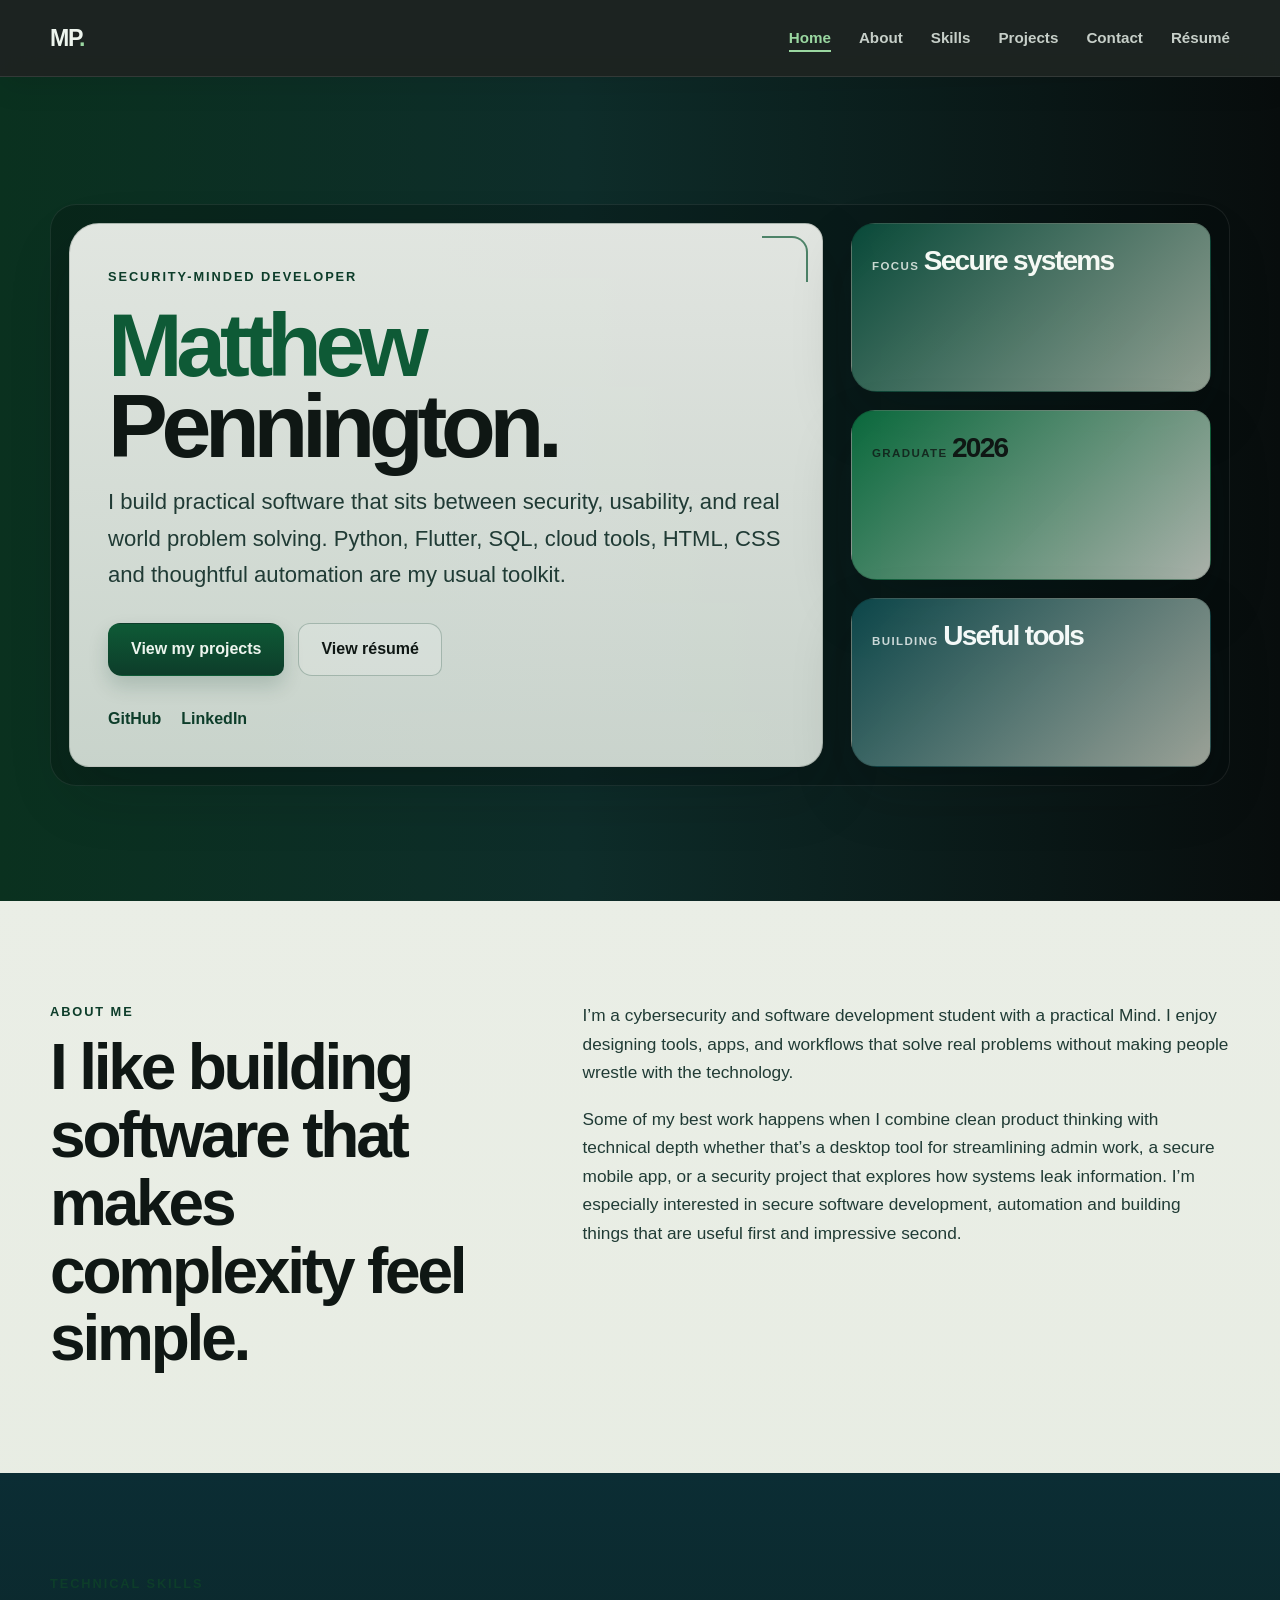
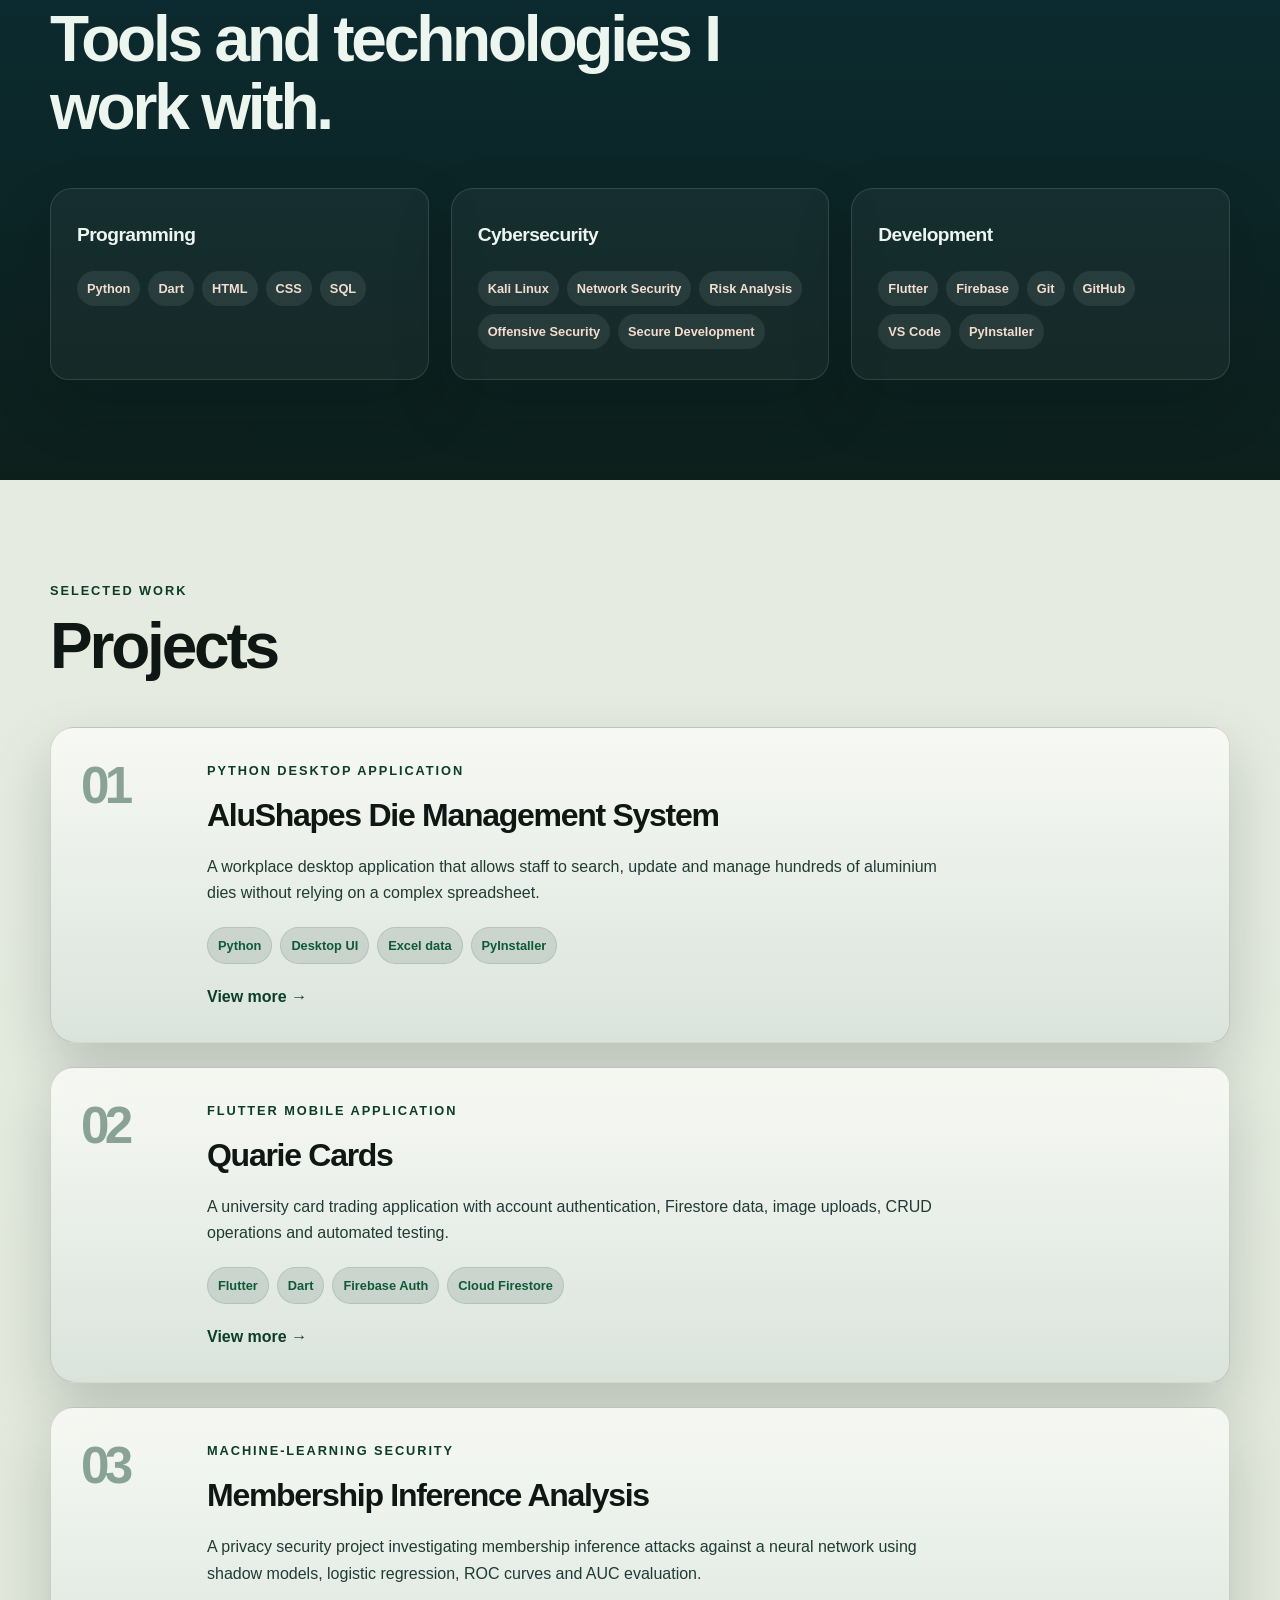
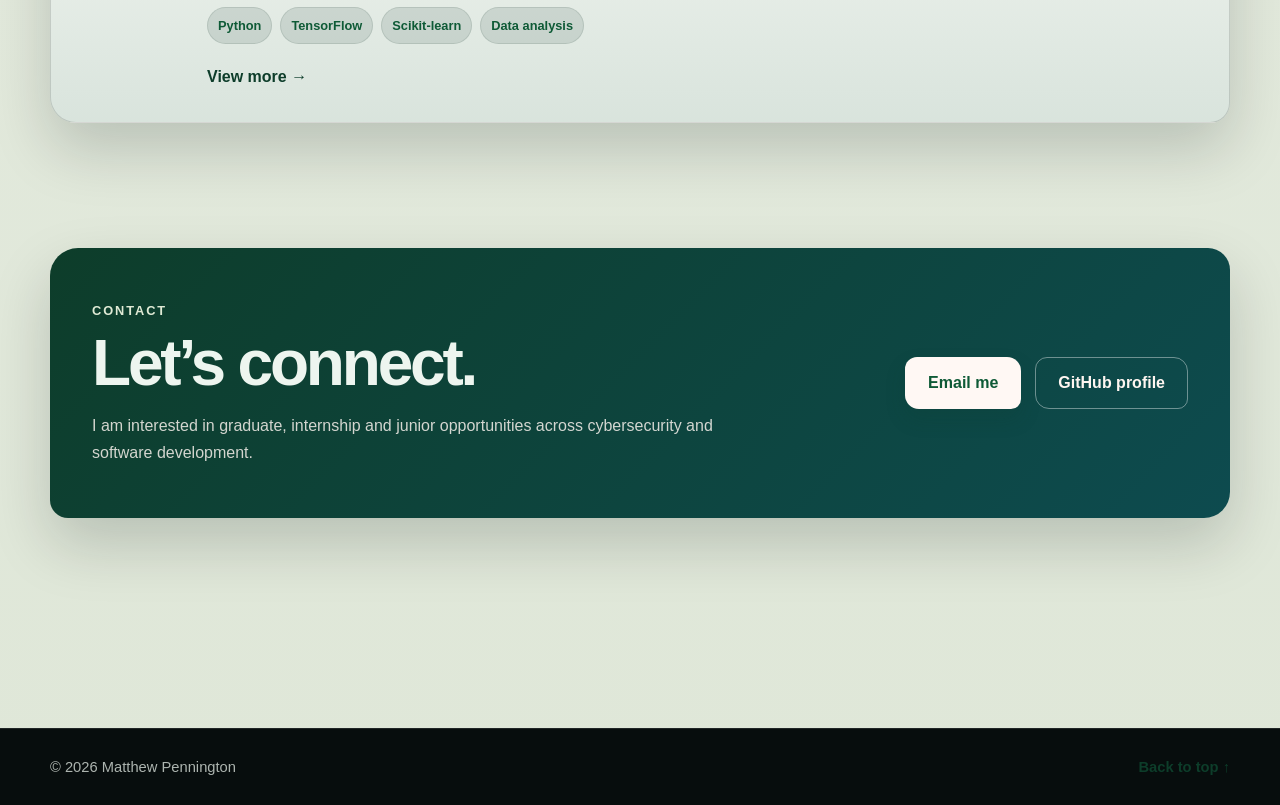
<file: index.html>
<!DOCTYPE html>
<html lang="en">

<head>
    <meta charset="UTF-8">
    <meta name="viewport"
        content="Cybersecurity portfolio of Matthew Pennington, featuring security, Python, Flutter and software development projects.">


    <meta name="Matthew Pennington Resume" content="Content bio here later">

    <title>Matthew Pennington | Cybersecurity & Software Development</title>



    <link rel="stylesheet" href="style.css">
    <script src="script.js" defer></script>

</head>

<body>
    <header class="site-header">
        <nav class="navbar container" aria-label="Main navigation">
            <a class="logo" href="#home" aria-label="Matthew Pennington home">
                MP<span>.</span>
            </a>
            <button class="menu-button" type="button" aria-label="Open navigation menu" aria-expanded="false"
                aria-controls="navigation-links">
                <span></span>
                <span></span>
                <span></span>
            </button>

            <ul class="nav-links" id="navigation-links">
                <li><a href="#home">Home</a></li>
                <li><a href="#about">About</a></li>
                <li><a href="#skills">Skills</a></li>
                <li><a href="projects.html">Projects</a></li>
                <li><a href="#contact">Contact</a></li>
                <li><a href="Matthew-Pennington-Resume.pdf" target="_blank" rel="noopener"
                        aria-label="Résumé">Résumé</a></li>
            </ul>
        </nav>
    </header>

    <main>
        <section class="hero reveal" id="home">
            <div class="container hero-shell">
                <div class="hero-content reveal">
                    <p class="eyebrow">
                        Security-minded developer
                    </p>

                    <h1>
                        <span>Matthew</span><br>
                        Pennington.
                    </h1>

                    <p class="hero-summary">
                        I build practical software that sits between security, usability, and real world problem solving.
                        Python, Flutter, SQL, cloud tools, HTML, CSS and thoughtful automation are my usual toolkit.
                    </p>

                    <div class="hero-actions">
                        <a class="button button-primary" href="projects.html">
                            View my projects
                        </a>

                        <a class="button button-secondary" href="Matthew-Pennington-Resume.pdf" target="_blank"
                            rel="noopener">
                            View résumé
                        </a>
                    </div>

                    <div class="quick-links" aria-label="Profile links">
                        <a href="https://github.com/MatthewP101" target="_blank" rel="noopener">
                            GitHub
                        </a>

                        <a href="https://linkedin.com/in/matthew-pennington-b09b14423/" target="_blank" rel="noopener"
                            aria-label="LinkedIn profile">
                            LinkedIn
                        </a>
                    </div>
                </div>

                <aside class="hero-aside reveal" aria-label="Quick profile overview">
                    <div class="mini-panel reveal">
                        <small>Focus</small>
                        <strong>Secure systems</strong>
                    </div>
                    <div class="mini-panel reveal">
                        <small>Graduate</small>
                        <strong>2026</strong>
                    </div>
                    <div class="mini-panel reveal">
                        <small>Building</small>
                        <strong>Useful tools</strong>
                    </div>
                </aside>
            </div>
        </section>
        <section class="section reveal" id="about">
            <div class="container two-column">
                <div>
                    <p class="section-label">About me</p>

                    <h2>
                        I like building software that makes complexity feel simple.
                    </h2>
                </div>

                <div class="about-copy">
                    <p>
                        I’m a cybersecurity and software development student with a practical Mind. I enjoy designing tools,
                        apps, and workflows that solve real problems without making people wrestle with the technology.
                    </p>

                    <p>
                        Some of my best work happens when I combine clean product thinking with technical depth whether that’s
                        a desktop tool for streamlining admin work, a secure mobile app, or a security project that explores how
                        systems leak information. I’m especially interested in secure software development, automation and
                        building things that are useful first and impressive second.
                    </p>
                </div>
            </div>
        </section>
        <section class="section section-alt reveal" id="skills">
            <div class="container">
                <p class="section-label">Technical skills</p>

                <h2>
                    Tools and technologies I work with.
                </h2>

                <div class="skills-grid">
                    <article class="skill-card reveal">
                        <h3>Programming</h3>

                        <ul class="tag-list">
                            <li>Python</li>
                            <li>Dart</li>
                            <li>HTML</li>
                            <li>CSS</li>
                            <li>SQL</li>
                        </ul>
                    </article>

                    <article class="skill-card reveal">
                        <h3>Cybersecurity</h3>

                        <ul class="tag-list">
                            <li>Kali Linux</li>
                            <li>Network Security</li>
                            <li>Risk Analysis</li>
                            <li>Offensive Security</li>
                            <li>Secure Development</li>
                        </ul>
                    </article>

                    <article class="skill-card reveal">
                        <h3>Development</h3>

                        <ul class="tag-list">
                            <li>Flutter</li>
                            <li>Firebase</li>
                            <li>Git</li>
                            <li>GitHub</li>
                            <li>VS Code</li>
                            <li>PyInstaller</li>
                        </ul>
                    </article>
                </div>
            </div>
        </section>

        <section class="section reveal" id="projects">
            <div class="container">
                <p class="section-label">Selected work</p>

                <h2>Projects</h2>

                <div class="projects-grid">
                    <article class="project-card reveal">
                        <div class="project-number">01</div>

                        <div class="project-content">
                            <p class="project-type">
                                Python desktop application
                            </p>

                            <h3>AluShapes Die Management System</h3>

                            <p>
                                A workplace desktop application that allows
                                staff to search, update and manage hundreds of
                                aluminium dies without relying on a complex
                                spreadsheet.
                            </p>

                            <ul class="project-tech">
                                <li>Python</li>
                                <li>Desktop UI</li>
                                <li>Excel data</li>
                                <li>PyInstaller</li>
                            </ul>

                            <a class="text-link" href="projects.html" target="_blank"
                                rel="noopener">
                                View more →
                            </a>
                        </div>
                    </article>

                    <article class="project-card reveal">
                        <div class="project-number">02</div>

                        <div class="project-content">
                            <p class="project-type">
                                Flutter mobile application
                            </p>

                            <h3>Quarie Cards</h3>

                            <p>
                                A university card trading application with
                                account authentication, Firestore data,
                                image uploads, CRUD operations and automated
                                testing.
                            </p>

                            <ul class="project-tech">
                                <li>Flutter</li>
                                <li>Dart</li>
                                <li>Firebase Auth</li>
                                <li>Cloud Firestore</li>
                            </ul>

                            <a class="text-link" href="projects.html" target="_blank" rel="noopener">
                                View more →
                            </a>
                        </div>
                    </article>

                    <article class="project-card reveal">
                        <div class="project-number">03</div>

                        <div class="project-content">
                            <p class="project-type">
                                Machine-learning security
                            </p>

                            <h3>Membership Inference Analysis</h3>

                            <p>
                                A privacy security project investigating
                                membership inference attacks against a neural
                                network using shadow models, logistic
                                regression, ROC curves and AUC evaluation.
                            </p>

                            <ul class="project-tech">
                                <li>Python</li>
                                <li>TensorFlow</li>
                                <li>Scikit-learn</li>
                                <li>Data analysis</li>
                            </ul>

                            <a class="text-link" href="projects.html" target="_blank" rel="noopener">
                                View more →
                            </a>
                        </div>
                    </article>
                </div>
            </div>
        </section>

        <section class="section contact-section reveal" id="contact">
            <div class="container contact-card reveal">
                <div>
                    <p class="section-label">Contact</p>

                    <h2>Let’s connect.</h2>

                    <p>
                        I am interested in graduate, internship and junior
                        opportunities across cybersecurity and software
                        development.
                    </p>
                </div>

                <div class="contact-actions">
                    <a class="button button-primary" href="mailto:matthew.penngton101@gmail.com">
                        Email me
                    </a>

                    <a class="button button-secondary" href="https://github.com/MatthewP101" target="_blank"
                        rel="noopener">
                        GitHub profile
                    </a>
                </div>
            </div>
        </section>
    </main>
    <footer class="site-footer">
        <div class="container footer-content">
            <p>
                © <span id="current-year"></span> Matthew Pennington
            </p>

            <a href="#home">Back to top ↑</a>
        </div>
    </footer>
</body>

</html>
</file>
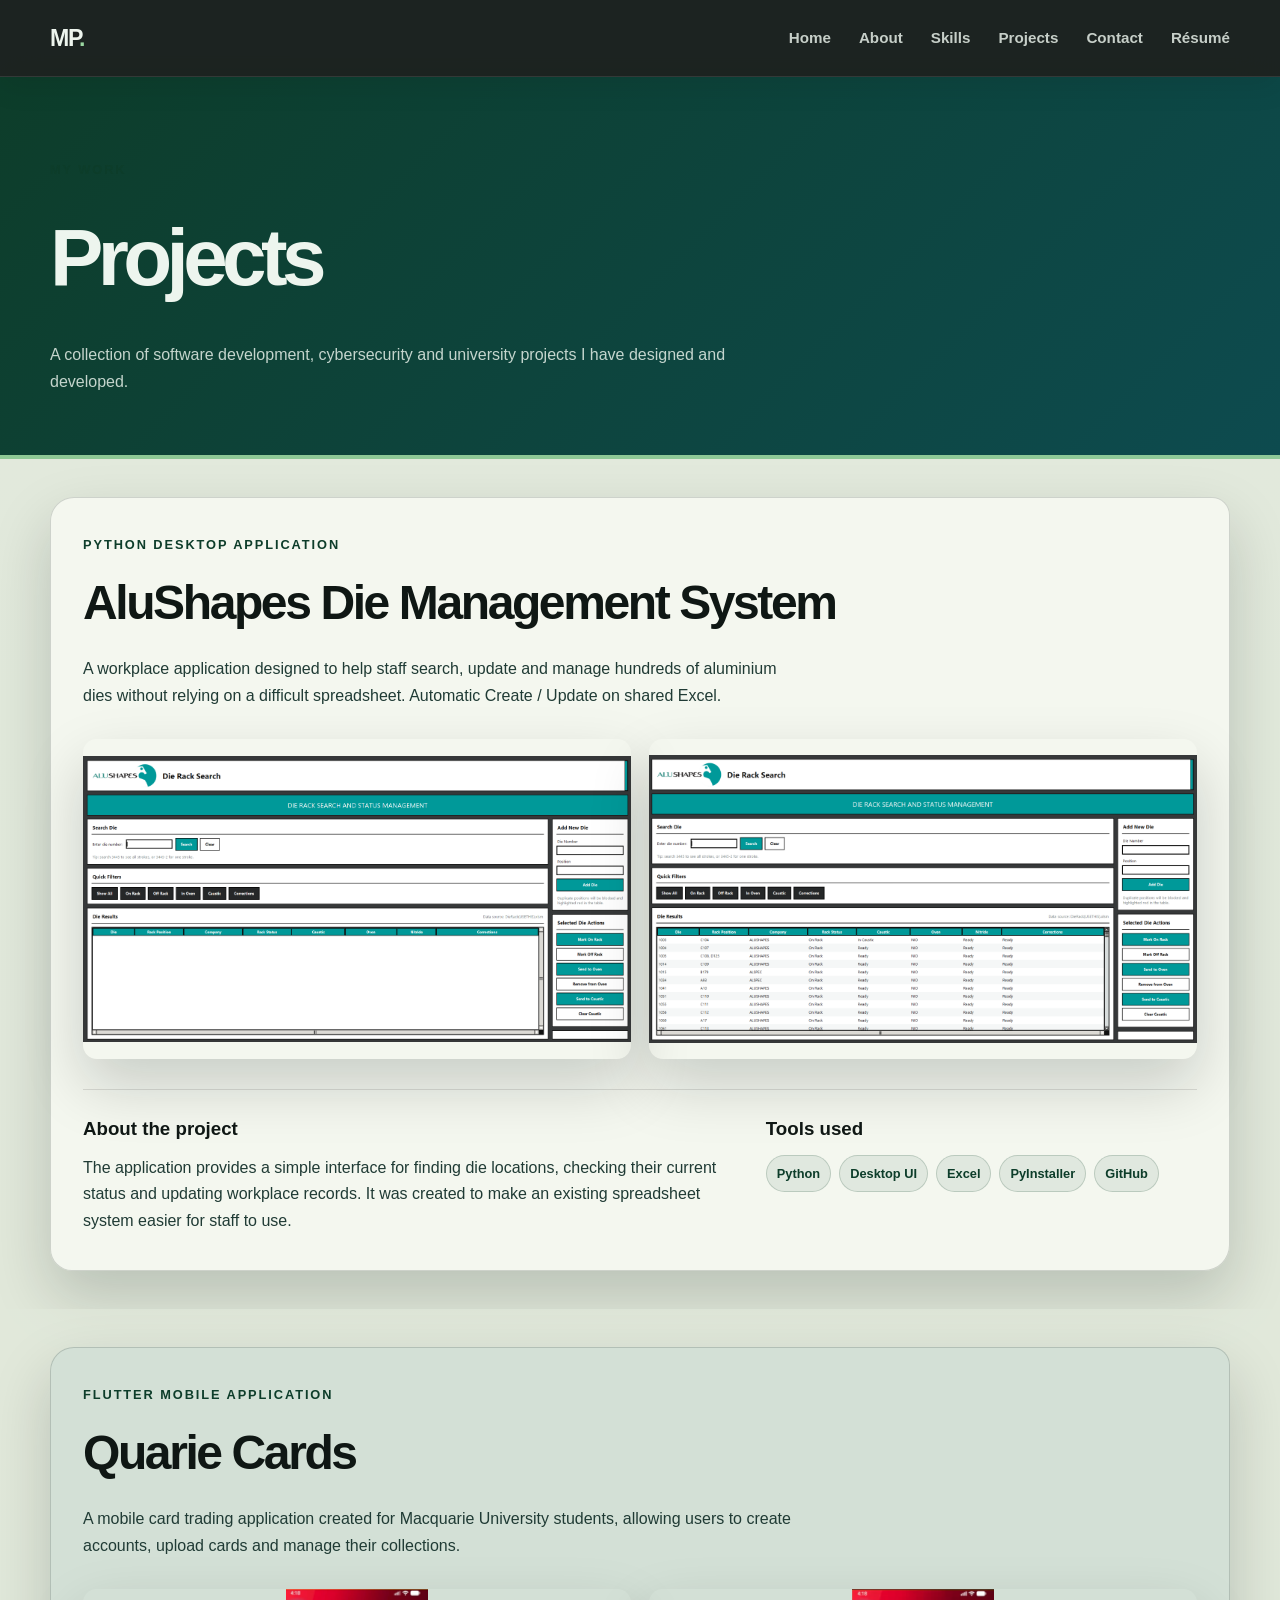
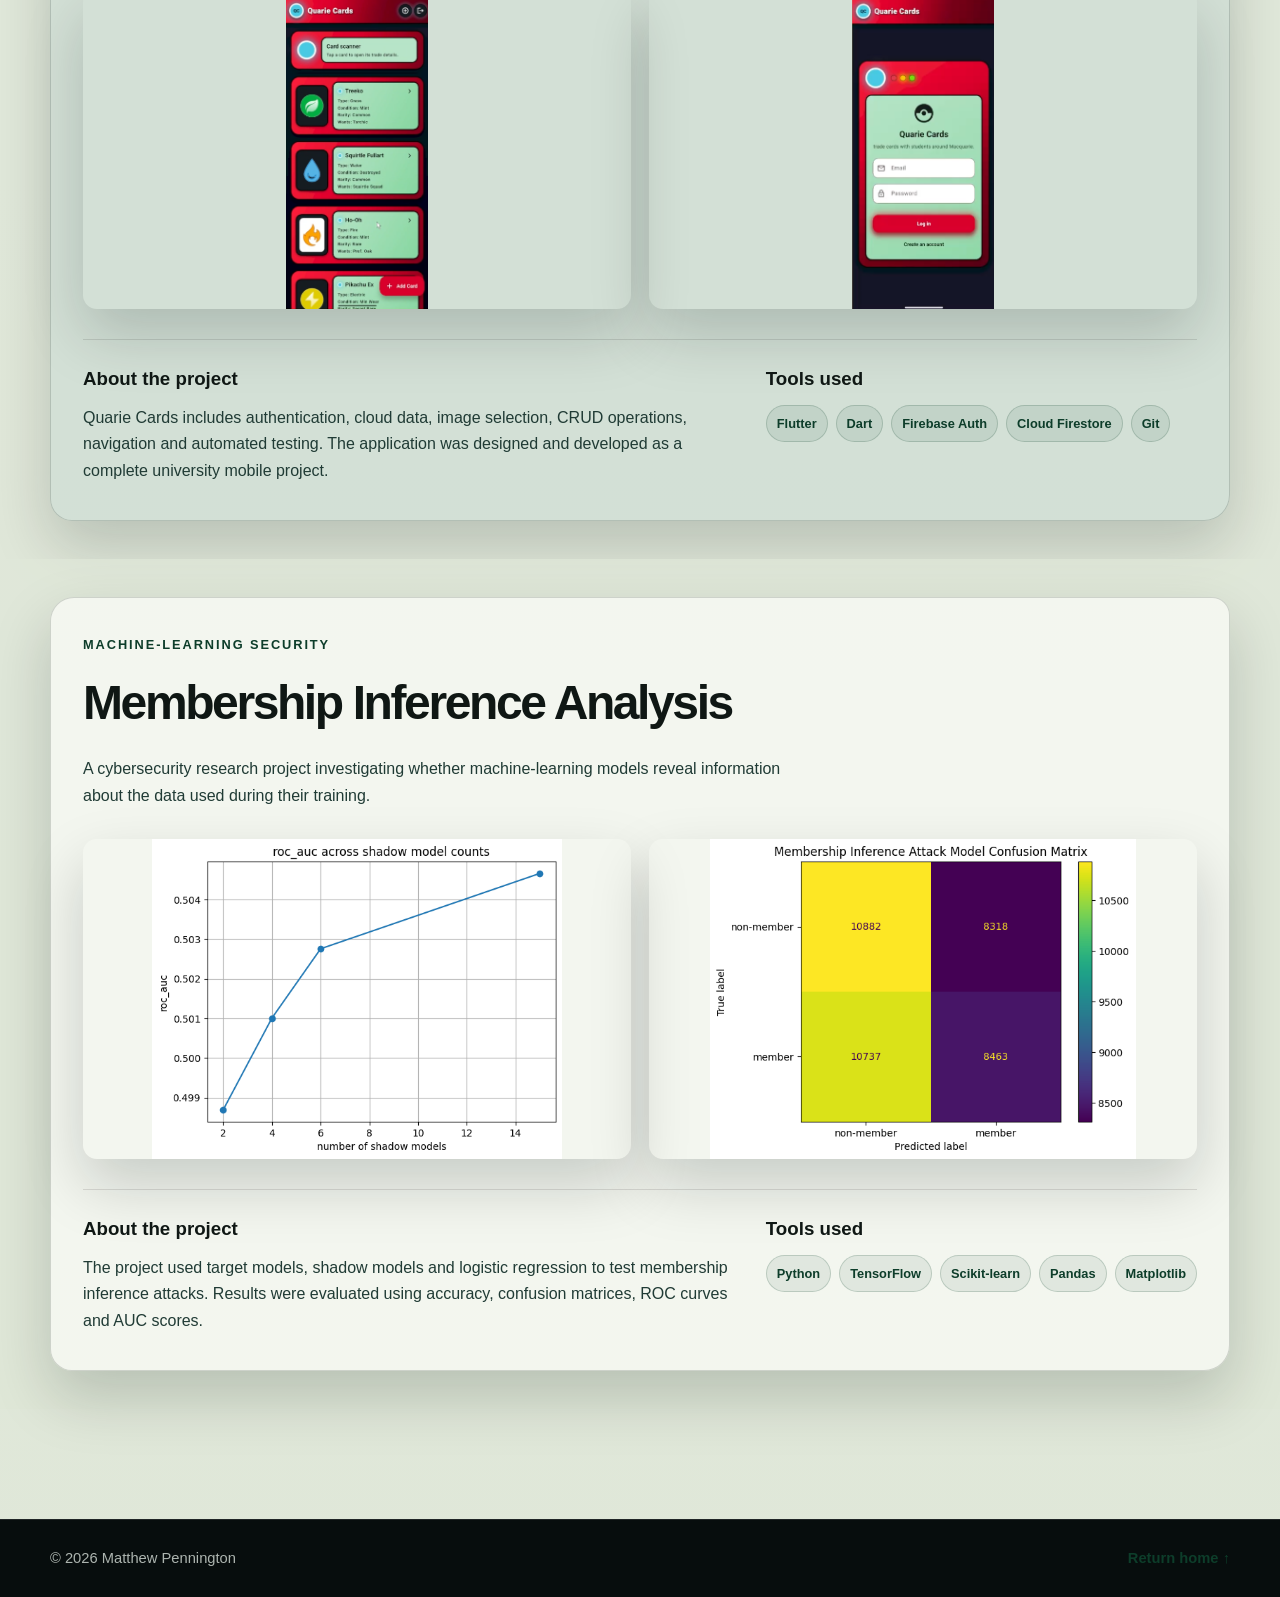
<file: projects.html>
<!DOCTYPE html>
<html lang="en">

<head>
    <meta charset="UTF-8">

    <meta
        name="viewport"
        content="width=device-width, initial-scale=1.0"
    >

    <meta
        name="description"
        content="Software development and cybersecurity projects by Matthew Pennington."
    >

    <title>Projects | Matthew Pennington</title>

    <link rel="stylesheet" href="style.css">
    <script src="script.js" defer></script>
</head>

<body>
    <header class="site-header">
        <nav class="navbar container" aria-label="Main navigation">
            <a class="logo" href="index.html">
                MP<span>.</span>
            </a>

            <button
                class="menu-button"
                type="button"
                aria-label="Open navigation menu"
                aria-expanded="false"
                aria-controls="navigation-links"
            >
                <span></span>
                <span></span>
                <span></span>
            </button>

            <ul class="nav-links" id="navigation-links">
                <li><a href="index.html">Home</a></li>
                <li><a href="index.html#about">About</a></li>
                <li><a href="index.html#skills">Skills</a></li>
                <li><a href="projects.html">Projects</a></li>
                <li><a href="index.html#contact">Contact</a></li>
                <li>
                    <a
                        href="Matthew-Pennington-Resume.pdf"
                        target="_blank"
                        rel="noopener"
                    >
                        Résumé
                    </a>
                </li>
            </ul>
        </nav>
    </header>

   <main>
    <section class="projects-page-header">
        <div class="container">
            <p class="section-label">My work</p>
            <h1>Projects</h1>

            <p class="projects-introduction">
                A collection of software development, cybersecurity and
                university projects I have designed and developed.
            </p>
        </div>
    </section>

    <section class="project-detail">
        <div class="container">
            <div class="project-detail-heading">
                <p class="project-type">Python desktop application</p>
                <h2>AluShapes Die Management System</h2>

                <p>
                    A workplace application designed to help staff search,
                    update and manage hundreds of aluminium dies without
                    relying on a difficult spreadsheet. Automatic Create / Update on shared Excel.
                </p>
            </div>

            <div class="project-images">
                <img src="assets/images/Screenshot 2026-08-16 105906.png" alt="AluShapes main interface" class="project-image">

                <img src="assets/images/Screenshot 2026-08-16 110605.png" alt="AluShapes die results" class="project-image">
            </div>

            <div class="project-information">
                <div>
                    <h3>About the project</h3>

                    <p>
                        The application provides a simple interface for finding
                        die locations, checking their current status and
                        updating workplace records. It was created to make an
                        existing spreadsheet system easier for staff to use.
                    </p>
                </div>

                <div>
                    <h3>Tools used</h3>

                    <ul class="project-tech">
                        <li>Python</li>
                        <li>Desktop UI</li>
                        <li>Excel</li>
                        <li>PyInstaller</li>
                        <li>GitHub</li>
                    </ul>
                </div>
            </div>
        </div>
    </section>

    <section class="project-detail project-detail-alt">
        <div class="container">
            <div class="project-detail-heading">
                <p class="project-type">Flutter mobile application</p>
                <h2>Quarie Cards</h2>

                <p>
                    A mobile card trading application created for Macquarie
                    University students, allowing users to create accounts,
                    upload cards and manage their collections.
                </p>
            </div>

            <div class="project-images">
                <img src="assets/images/Screenshot 2026-08-16 110751.png" alt="Quarie Cards - collection list" class="project-image">

                <img src="assets/images/Screenshot 2026-08-16 110712.png" alt="Quarie Cards - add card form" class="project-image">
            </div>

            <div class="project-information">
                <div>
                    <h3>About the project</h3>

                    <p>
                        Quarie Cards includes authentication, cloud data,
                        image selection, CRUD operations, navigation and
                        automated testing. The application was designed and
                        developed as a complete university mobile project.
                    </p>
                </div>

                <div>
                    <h3>Tools used</h3>

                    <ul class="project-tech">
                        <li>Flutter</li>
                        <li>Dart</li>
                        <li>Firebase Auth</li>
                        <li>Cloud Firestore</li>
                        <li>Git</li>
                    </ul>
                </div>
            </div>
        </div>
    </section>

    <section class="project-detail">
        <div class="container">
            <div class="project-detail-heading">
                <p class="project-type">Machine-learning security</p>
                <h2>Membership Inference Analysis</h2>

                <p>
                    A cybersecurity research project investigating whether
                    machine-learning models reveal information about the data
                    used during their training.
                </p>
            </div>

            <div class="project-images">
                <img src="assets/images/download (2).png" alt="ROC AUC across shadow model counts" class="project-image">

                <img src="assets/images/download (1).png" alt="Membership inference confusion matrix" class="project-image">
            </div>

            <div class="project-information">
                <div>
                    <h3>About the project</h3>

                    <p>
                        The project used target models, shadow models and
                        logistic regression to test membership inference
                        attacks. Results were evaluated using accuracy,
                        confusion matrices, ROC curves and AUC scores.
                    </p>
                </div>

                <div>
                    <h3>Tools used</h3>

                    <ul class="project-tech">
                        <li>Python</li>
                        <li>TensorFlow</li>
                        <li>Scikit-learn</li>
                        <li>Pandas</li>
                        <li>Matplotlib</li>
                    </ul>
                </div>
            </div>
        </div>
    </section>
</main>

    <footer class="site-footer">
        <div class="container footer-content">
            <p>
                © <span id="current-year"></span> Matthew Pennington
            </p>

            <a href="index.html">Return home ↑</a>
        </div>
    </footer>
</body>

</html>
</file>
<file: style.css>
:root {
    --bg: #dfe7d8;
    --paper: #f3efe7;
    --paper-strong: #e7e5dd;
    --ink: #0f1714;
    --ink-soft: #203b35;
    --panel: #d9e5d0;
    --panel-alt: #c8d9ce;
    --panel-warm: #d7dbcf;
    --highlight: #d5d8d0;
    --highlight-strong: #f3f5ef;
    --forest: #0e5a36;
    --forest-mid: #0b7d46;
    --forest-deep: #0d3d2a;
    --teal: #0d4b4f;
    --teal-deep: #0b2d34;
    --shadow: 0 26px 60px rgba(8, 16, 14, 0.18);
    --line: rgba(9, 19, 17, 0.16);
    --max-width: 1180px;
}

* {
    box-sizing: border-box;
    margin: 0;
    padding: 0;
}

html {
    scroll-behavior: smooth;
    scroll-padding-top: 100px;
}

body {
    background:
        linear-gradient(180deg, #edf0ea 0%, var(--bg) 100%);
    color: var(--ink);
    font-family: Inter, "Segoe UI", sans-serif;
    line-height: 1.65;
    overflow-x: hidden;
}

section[id],
footer {
    scroll-margin-top: 100px;
}

a {
    color: inherit;
    text-decoration: none;
}

button,
a {
    -webkit-tap-highlight-color: transparent;
}

ul {
    list-style: none;
}

img {
    max-width: 100%;
    display: block;
}

.container {
    width: min(calc(100% - 40px), var(--max-width));
    margin-inline: auto;
}

.site-header {
    position: sticky;
    top: 0;
    z-index: 1000;
    background: rgba(10, 18, 16, 0.92);
    backdrop-filter: blur(18px);
    border-bottom: 1px solid rgba(255, 255, 255, 0.1);
    box-shadow: 0 10px 30px rgba(10, 18, 16, 0.08);
}

.navbar {
    min-height: 76px;
    display: flex;
    align-items: center;
    justify-content: space-between;
}

.logo {
    color: #edf5ee;
    font-size: 1.45rem;
    font-weight: 900;
    letter-spacing: -0.06em;
}

.logo span {
    color: #9ad7a1;
}

.nav-links {
    display: flex;
    align-items: center;
    gap: 28px;
}

.nav-links a {
    color: rgba(237, 245, 238, 0.82);
    font-size: 0.95rem;
    font-weight: 700;
    position: relative;
    transition: color 160ms ease, transform 160ms ease;
}

.nav-links a::after {
    content: "";
    position: absolute;
    left: 0;
    bottom: -6px;
    width: 100%;
    height: 2px;
    background: currentColor;
    transform: scaleX(0);
    transform-origin: left;
    transition: transform 180ms ease;
}

.nav-links a:hover::after,
.nav-links a:focus-visible::after,
.nav-links a.active::after {
    transform: scaleX(1);
}

.nav-links a:hover,
.nav-links a:focus-visible,
.nav-links a.active {
    color: #9ad7a1;
}

.menu-button {
    display: none;
    width: 44px;
    height: 44px;
    background: transparent;
    border: 0;
    cursor: pointer;
    transition: transform 180ms ease;
}

.menu-button span {
    display: block;
    width: 24px;
    height: 2px;
    margin: 5px auto;
    background: #fff5ee;
    border-radius: 999px;
    transition: transform 180ms ease, opacity 180ms ease;
}

.menu-button.is-open {
    transform: rotate(90deg);
}

.menu-button.is-open span:nth-child(1) {
    transform: translateY(7px) rotate(45deg);
}

.menu-button.is-open span:nth-child(2) {
    opacity: 0;
}

.menu-button.is-open span:nth-child(3) {
    transform: translateY(-7px) rotate(-45deg);
}

.hero {
    min-height: calc(100vh - 76px);
    display: grid;
    align-items: center;
    padding: 42px 0 30px;
    background: linear-gradient(90deg, #0a311f 0%, #0e2d2a 45%, #080d0d 100%);
}

.hero-shell {
    display: grid;
    grid-template-columns: minmax(0, 1.5fr) minmax(260px, 360px);
    gap: 28px;
    align-items: stretch;
    padding: 18px;
    background: rgba(7, 13, 13, 0.26);
    border-radius: 26px;
    border: 1px solid rgba(255, 255, 255, 0.08);
}

.hero-content,
.hero-aside .mini-panel,
.project-card,
.skill-card,
.contact-card {
    box-shadow: var(--shadow);
}

.hero-content {
    position: relative;
    padding: 42px 38px 34px;
    background: linear-gradient(180deg, rgba(244, 246, 241, 0.92), rgba(222, 231, 223, 0.9));
    border: 1px solid var(--line);
    border-radius: 30px 18px 24px 20px;
    transform: rotate(-0.8deg);
}

.hero-content::before {
    content: "";
    position: absolute;
    inset: 12px 14px auto auto;
    width: 44px;
    height: 44px;
    border-top: 2px solid rgba(15, 90, 54, 0.7);
    border-right: 2px solid rgba(15, 90, 54, 0.7);
    border-radius: 0 16px 0 0;
}

.eyebrow,
.section-label,
.project-type {
    color: var(--forest-deep);
    font-size: 0.8rem;
    font-weight: 900;
    letter-spacing: 0.15em;
    text-transform: uppercase;
}

.hero h1 {
    max-width: 720px;
    margin-top: 18px;
    font-size: clamp(3.05rem, 7vw, 6.3rem);
    line-height: 0.9;
    letter-spacing: -0.07em;
}

.hero h1 span {
    display: inline-block;
    color: var(--forest);
}

.hero-summary {
    max-width: 680px;
    margin-top: 18px;
    color: var(--ink-soft);
    font-size: clamp(1.05rem, 1.8vw, 1.38rem);
}

.hero-actions,
.contact-actions {
    display: flex;
    flex-wrap: wrap;
    gap: 14px;
    margin-top: 30px;
}

.button {
    min-height: 50px;
    display: inline-flex;
    align-items: center;
    justify-content: center;
    padding: 12px 22px;
    border: 1px solid transparent;
    border-radius: 12px 14px 10px 14px;
    font-weight: 800;
    position: relative;
    overflow: hidden;
    transition: transform 160ms ease, box-shadow 160ms ease, background 160ms ease;
}

.button::before {
    content: "";
    position: absolute;
    inset: 0;
    background: linear-gradient(120deg, transparent 0%, rgba(255, 255, 255, 0.22) 45%, transparent 100%);
    transform: translateX(-110%);
    transition: transform 260ms ease;
}

.button:hover::before,
.button:focus-visible::before {
    transform: translateX(110%);
}

.button:hover {
    transform: translateY(-2px);
}

.button-primary {
    background: linear-gradient(180deg, var(--forest) 0%, var(--forest-deep) 100%);
    color: #edf5ee;
    box-shadow: 0 10px 20px rgba(11, 61, 42, 0.18);
}

.button-primary:hover,
.button-primary:focus-visible {
    background: linear-gradient(180deg, var(--forest-mid) 0%, var(--forest) 100%);
}

.button-secondary {
    background: rgba(255, 255, 255, 0.18);
    border-color: rgba(11, 61, 42, 0.25);
}

.button-secondary:hover,
.button-secondary:focus-visible {
    border-color: rgba(11, 61, 42, 0.45);
}

.quick-links {
    display: flex;
    flex-wrap: wrap;
    gap: 20px;
    margin-top: 30px;
}

.quick-links a,
.text-link,
.site-footer a {
    color: var(--forest-deep);
    font-weight: 800;
}

.quick-links a:hover,
.text-link:hover,
.site-footer a:hover {
    text-decoration: underline;
    text-underline-offset: 5px;
}

.hero-aside {
    display: grid;
    gap: 18px;
}

.mini-panel {
    padding: 22px 20px;
    background: rgba(255, 255, 255, 0.32);
    border: 1px solid var(--line);
    border-radius: 24px 18px 20px 26px;
    min-height: 120px;
}

.mini-panel:nth-child(1) {
    background: linear-gradient(135deg, rgba(9, 79, 61, 0.9), rgba(198, 214, 196, 0.72));
    color: #f5f9f4;
    transform: rotate(1.2deg);
}

.mini-panel:nth-child(2) {
    background: linear-gradient(135deg, rgba(11, 125, 70, 0.8), rgba(234, 240, 230, 0.72));
    transform: rotate(-1deg);
}

.mini-panel:nth-child(3) {
    background: linear-gradient(135deg, rgba(13, 75, 79, 0.9), rgba(218, 224, 209, 0.7));
    color: #f4f9f8;
    transform: rotate(1.5deg);
}

.mini-panel small {
    display: inline-block;
    margin-bottom: 8px;
    color: inherit;
    opacity: 0.8;
    font-weight: 900;
    letter-spacing: 0.12em;
    text-transform: uppercase;
    font-size: 0.72rem;
}

.mini-panel strong {
    font-size: 1.75rem;
    line-height: 1.05;
    letter-spacing: -0.06em;
}

.section {
    padding-block: 100px;
}

.section h2 {
    max-width: 760px;
    margin-top: 12px;
    font-size: clamp(2.2rem, 5vw, 4rem);
    line-height: 1.06;
    letter-spacing: -0.05em;
}

.two-column {
    display: grid;
    grid-template-columns: 0.85fr 1.15fr;
    gap: 54px;
    align-items: start;
}

.about-copy {
    color: var(--ink-soft);
    font-size: 1.08rem;
}

.about-copy p + p {
    margin-top: 18px;
}

.section-alt {
    background: linear-gradient(180deg, #0b2d34 0%, #0d1f1b 100%);
    color: #edf5ef;
}

.skills-grid {
    display: grid;
    grid-template-columns: repeat(3, minmax(0, 1fr));
    gap: 22px;
    margin-top: 46px;
}

.skill-card {
    padding: 30px 26px;
    border: 1px solid rgba(255, 255, 255, 0.12);
    border-radius: 22px 16px 20px 18px;
    background: rgba(243, 245, 239, 0.04);
}

.skill-card:nth-child(2) {
    transform: rotate(0.6deg);
}

.skill-card:nth-child(3) {
    transform: rotate(-0.6deg);
}

.skill-card h3 {
    margin-bottom: 20px;
    font-size: 1.2rem;
    letter-spacing: -0.03em;
}

.tag-list {
    display: flex;
    flex-wrap: wrap;
    gap: 8px;
}

.tag-list li,
.project-tech li {
    padding: 7px 10px;
    border-radius: 999px;
    font-size: 0.8rem;
    font-weight: 800;
}

.tag-list li {
    background: rgba(255, 255, 255, 0.08);
    color: #f3ddd1;
}

.projects-grid {
    display: grid;
    gap: 24px;
    margin-top: 46px;
}

.project-card {
    display: grid;
    grid-template-columns: 100px 1fr;
    gap: 26px;
    padding: 32px 30px;
    background: linear-gradient(180deg, rgba(249, 250, 246, 0.9), rgba(216, 227, 220, 0.9));
    border: 1px solid rgba(10, 18, 16, 0.14);
    border-radius: 24px 18px 20px 26px;
    transition: transform 180ms ease, box-shadow 180ms ease;
}

.project-card:nth-child(1) {
    transform: rotate(-0.4deg);
}

.project-card:nth-child(2) {
    transform: rotate(0.5deg);
}

.project-card:nth-child(3) {
    transform: rotate(-0.3deg);
}

.project-card:hover {
    transform: translateY(-4px);
    box-shadow: 0 16px 28px rgba(8, 16, 14, 0.12);
}

.project-number {
    color: rgba(11, 61, 42, 0.45);
    font-size: 3.2rem;
    font-weight: 900;
    line-height: 1;
    letter-spacing: -0.09em;
}

.project-content h3 {
    margin-top: 8px;
    font-size: clamp(1.5rem, 2.5vw, 2rem);
    letter-spacing: -0.04em;
}

.project-content > p:not(.project-type) {
    max-width: 760px;
    margin-top: 12px;
    color: var(--ink-soft);
}

.project-tech {
    display: flex;
    flex-wrap: wrap;
    gap: 8px;
    margin-block: 20px;
}

.project-tech li {
    background: rgba(30, 61, 50, 0.12);
    color: var(--forest);
    border: 1px solid rgba(30, 61, 50, 0.12);
}

.contact-section {
    padding-top: 25px;
}

.contact-card {
    display: grid;
    grid-template-columns: 1.2fr 0.8fr;
    gap: 42px;
    align-items: center;
    padding: 52px 42px;
    background: linear-gradient(135deg, var(--forest-deep) 0%, var(--teal) 100%);
    color: #edf5ef;
    border-radius: 28px 22px 26px 18px;
}

.contact-card .section-label {
    color: #dfead5;
}

.contact-card h2 {
    margin-top: 8px;
}

.contact-card p:not(.section-label) {
    max-width: 640px;
    margin-top: 16px;
    color: rgba(255, 246, 241, 0.82);
}

.contact-card .button-primary {
    background: #fff8f4;
    color: var(--forest);
}

.contact-card .button-primary:hover,
.contact-card .button-primary:focus-visible {
    background: #f5ede7;
}

.contact-card .button-secondary {
    color: #fff6f1;
    background: transparent;
    border-color: rgba(255, 255, 255, 0.4);
}

.contact-card .button-secondary::before {
    background: linear-gradient(120deg, transparent 0%, rgba(255, 255, 255, 0.18) 45%, transparent 100%);
}

.contact-actions {
    justify-content: flex-end;
    margin-top: 0;
}

.site-footer {
    margin-top: 110px;
    padding-block: 26px;
    background: #070d0d;
    border-top: 1px solid rgba(255, 255, 255, 0.1);
}

.footer-content {
    display: flex;
    justify-content: space-between;
    gap: 20px;
    color: rgba(237, 245, 239, 0.72);
    font-size: 0.92rem;
}

:focus-visible {
    outline: 3px solid rgba(20, 109, 71, 0.5);
    outline-offset: 4px;
}

.projects-page-header {
    padding: 82px 0 60px;
    background: linear-gradient(135deg, var(--forest-deep) 0%, var(--teal) 100%);
    color: #edf5ee;
    border-bottom: 4px solid rgba(157, 215, 161, 0.9);
}

.projects-page-header h1 {
    margin-top: 12px;
    font-size: clamp(2.8rem, 7vw, 5rem);
    letter-spacing: -0.07em;
}

.projects-introduction {
    max-width: 680px;
    margin-top: 18px;
    color: rgba(237, 245, 238, 0.82);
}

.project-detail,
.project-detail-alt {
    padding: 38px 0;
    background: rgba(223, 231, 216, 0.7);
}

.project-detail > .container,
.project-detail-alt > .container {
    padding: 36px 32px;
    background: rgba(246, 249, 242, 0.88);
    border: 1px solid var(--line);
    border-radius: 24px 18px 26px 22px;
    box-shadow: var(--shadow);
}

.project-detail-alt > .container {
    background: rgba(209, 223, 213, 0.85);
}

.project-detail-heading h2 {
    margin-top: 8px;
    font-size: clamp(2rem, 5vw, 3rem);
    letter-spacing: -0.05em;
}

.project-detail-heading p:not(.project-type) {
    max-width: 720px;
    margin-top: 14px;
    color: var(--ink-soft);
}

.project-images {
    display: grid;
    grid-template-columns: repeat(2, minmax(0, 1fr));
    gap: 18px;
    margin-top: 30px;
}

.project-image {
    width: 100%;
    height: 320px;
    object-fit:contain;
    
    border-radius: 14px;
    box-shadow: var(--shadow);
}

.image-placeholder {
    min-height: 260px;
    display: grid;
    place-items: center;
    background: linear-gradient(135deg, rgba(11, 45, 37, 0.96), rgba(13, 75, 79, 0.9));
    border: 1px solid rgba(255, 255, 255, 0.12);
    border-radius: 18px 14px 20px 16px;
    color: rgba(237, 245, 238, 0.72);
    font-size: 0.92rem;
    letter-spacing: 0.08em;
    text-transform: uppercase;
}

.project-information {
    display: grid;
    grid-template-columns: 1.2fr 0.8fr;
    gap: 36px;
    margin-top: 30px;
    padding-top: 24px;
    border-top: 1px solid rgba(27, 23, 20, 0.12);
}

.project-information h3 {
    margin-bottom: 10px;
    color: var(--ink);
}

.project-information p {
    color: var(--ink-soft);
}

.project-information .project-tech {
    margin: 0;
}

.project-information .project-tech li {
    background: rgba(11, 61, 42, 0.08);
    color: var(--forest-deep);
    border: 1px solid rgba(11, 61, 42, 0.18);
}

@media (max-width: 820px) {
    .menu-button {
        display: block;
    }

    .nav-links {
        position: absolute;
        top: 76px;
        left: 20px;
        right: 20px;
        display: none;
        flex-direction: column;
        align-items: stretch;
        gap: 0;
        padding: 12px;
        background: rgba(247, 240, 232, 0.98);
        border: 1px solid var(--line);
        border-radius: 14px;
        box-shadow: var(--shadow);
    }

    .nav-links.open {
        display: flex;
    }

    .nav-links a {
        display: block;
        padding: 12px 10px;
        color: var(--ink);
    }

    .nav-links a::after {
        display: none;
    }

    .hero-shell,
    .two-column,
    .contact-card,
    .project-information,
    .project-images {
        grid-template-columns: 1fr;
        gap: 22px;
    }

    .hero-content {
        transform: none;
    }

    .skills-grid {
        grid-template-columns: 1fr;
    }

    .contact-actions {
        justify-content: flex-start;
    }
}

.reveal {
    opacity: 0;
    transform: translateY(18px);
    transition: opacity 0.65s ease, transform 0.65s ease;
}

.reveal.visible {
    opacity: 1;
    transform: translateY(0);
}

::-webkit-scrollbar {
    width: 12px;
}

::-webkit-scrollbar-track {
    background: rgba(15, 23, 20, 0.08);
}

::-webkit-scrollbar-thumb {
    background: rgba(11, 61, 42, 0.45);
    border-radius: 999px;
    border: 2px solid rgba(15, 23, 20, 0.06);
}

@media (prefers-reduced-motion: reduce) {
    html {
        scroll-behavior: auto;
    }

    *, *::before, *::after {
        animation: none !important;
        transition-duration: 0.01ms !important;
        transition-delay: 0ms !important;
    }

    .reveal {
        opacity: 1;
        transform: none;
    }
}

@media (max-width: 580px) {
    .container {
        width: min(calc(100% - 28px), var(--max-width));
    }

    .hero {
        padding-top: 20px;
    }

    .hero-content {
        padding: 28px 22px 24px;
    }

    .section {
        padding-block: 80px;
    }

    .project-card {
        grid-template-columns: 1fr;
        gap: 12px;
        padding: 24px 20px;
    }

    .project-number {
        font-size: 2.7rem;
    }

    .contact-card {
        padding: 32px 24px;
    }

    .hero-actions .button,
    .contact-actions .button {
        width: 100%;
    }

    .footer-content {
        flex-direction: column;
    }
}
</file>
